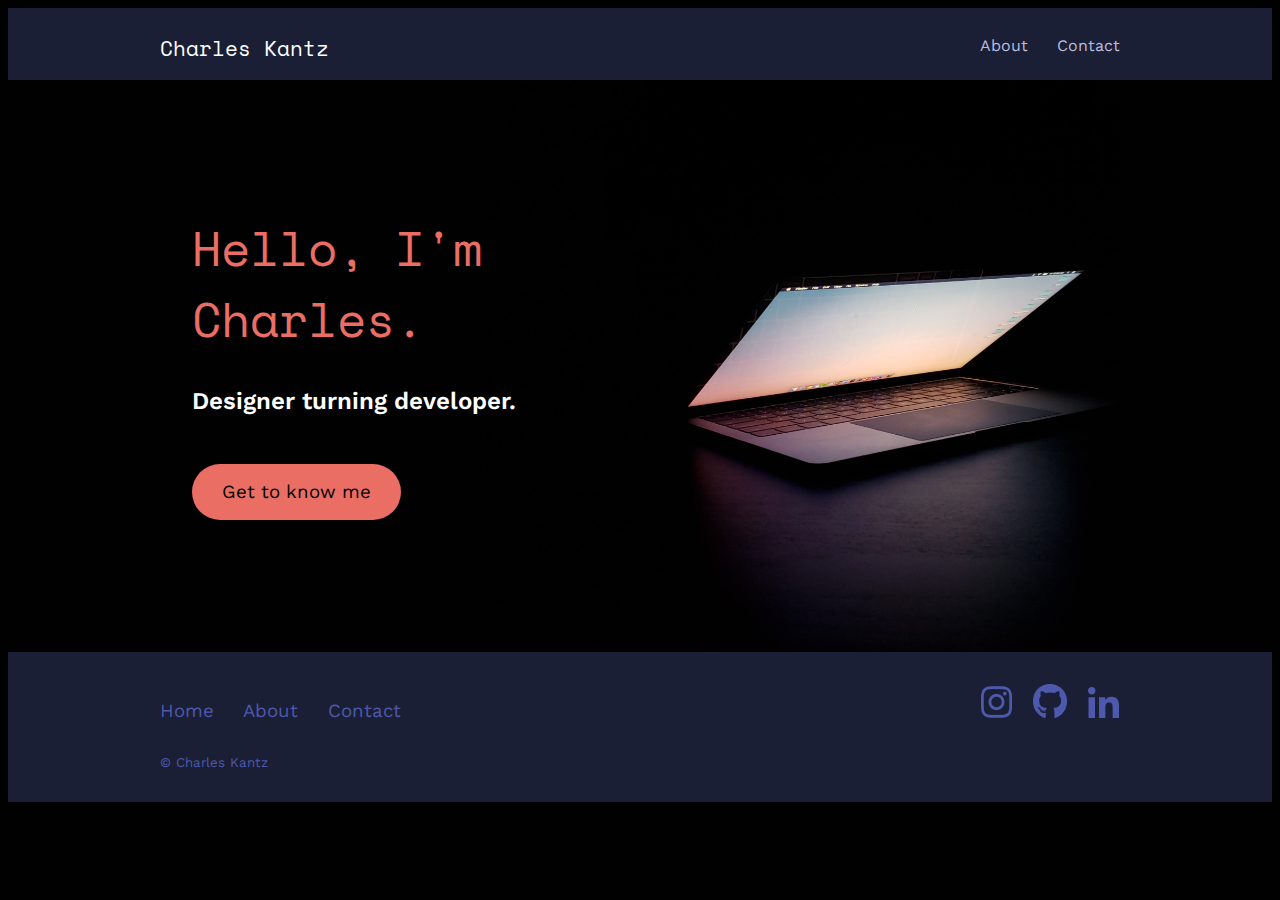
<file: index.html>
<!DOCTYPE html>
<html lang="en">
<head>
    <meta charset="UTF-8">
    <meta name="viewport" content="width=device-width, initial-scale=1.0">
    <meta http-equiv="X-UA-Compatible" content="ie=edge">
    <title>Charles Kantz - Designer Turned Developer</title>
    <script src="script.js"></script> <!-- mobile nav toggle -->
    <!-- stylesheets / 1: browser reset / 2: page styling / 3: google font import -->
    <link rel="stylesheet" href="https://necolas.github.io/normalize.css/8.0.1/normalize.css">
    <link rel="stylesheet" href="style.css">
    <link href="https://fonts.googleapis.com/css?family=Space+Mono|Work+Sans:400,600&display=swap" rel="stylesheet">
</head>
<body> <div>
    <header>
        <nav> <!--                 NAVIGATION    -->
            <div class="nav-bar">
                <div class="container"> 
                    <span class="logo"><a href="index.html">Charles Kantz</a></span> 
                    <div class="mobile-menu">
                        <a href="javascript:void(0);" onclick="menuToggle()">
                        <img src="img/bars.png" alt="menu"></a>
                    </div>
                    <div class="wide-nav"> <!--               DESKTOP NAV -->
                        <a href="about.html">About</a> <a href="contact.html">Contact</a>
                    </div>
                </div>
            </div>
            <div class="mobile-nav" id="menu"> <!-- MOBILE NAV (HIDDEN BY DEFAULT)-->
                <div>
                    <a href="javascript:void(0);" onclick="menuToggle()"><img class="mobile-menu" src="img/bars.png" alt="menu"></a>
                    <div><a href="index.html">Home</a></div>
                    <div><a href="about.html">About</a></div>
                    <div><a href="contact.html">Contact</a></div>
                </div>
            </div>
        </nav>
    </header>
    <main class="container home-bg"> <!--                 MAIN    -->
        <div class="home-content">
                <h1>Hello, I'm<br>Charles.</h1>
                <h2>Designer turning <br>developer.</h2>
                <a href="about.html"><button>Get to know me</button></a>
        </div>
    </main>
    <footer>
        <div class="footer-bar">
            <div class="container">
                <div class="flex-container-row"> <!-- footer nav -->
                    <div class="footer-flex-1">
                        <a href="index.html">Home</a><br>
                        <a href="about.html">About</a><br>
                        <a href="contact.html">Contact</a><br>
                    </div>
                    <div class="footer-flex-2">
                        <a href="https://www.instagram.com/charleskantz/" target="_blank">
                            <img src="img/ig.png" alt="Instagram icon">
                        </a>
                        <a href="https://github.com/charleskantz" target="_blank">
                            <img src="img/gh.png" alt="GitHub icon">
                        </a>
                        <a href="https://www.linkedin.com/in/charleskantz/" target="_blank">
                            <img src="img/in.png" alt="Linkedin icon">
                        </a>
                    </div>
                </div>
            <div class="mouse-type">© Charles Kantz</div> <!-- copyright -->
            </div>
        </div>
    </footer></div>
</body>
</html>
</file>
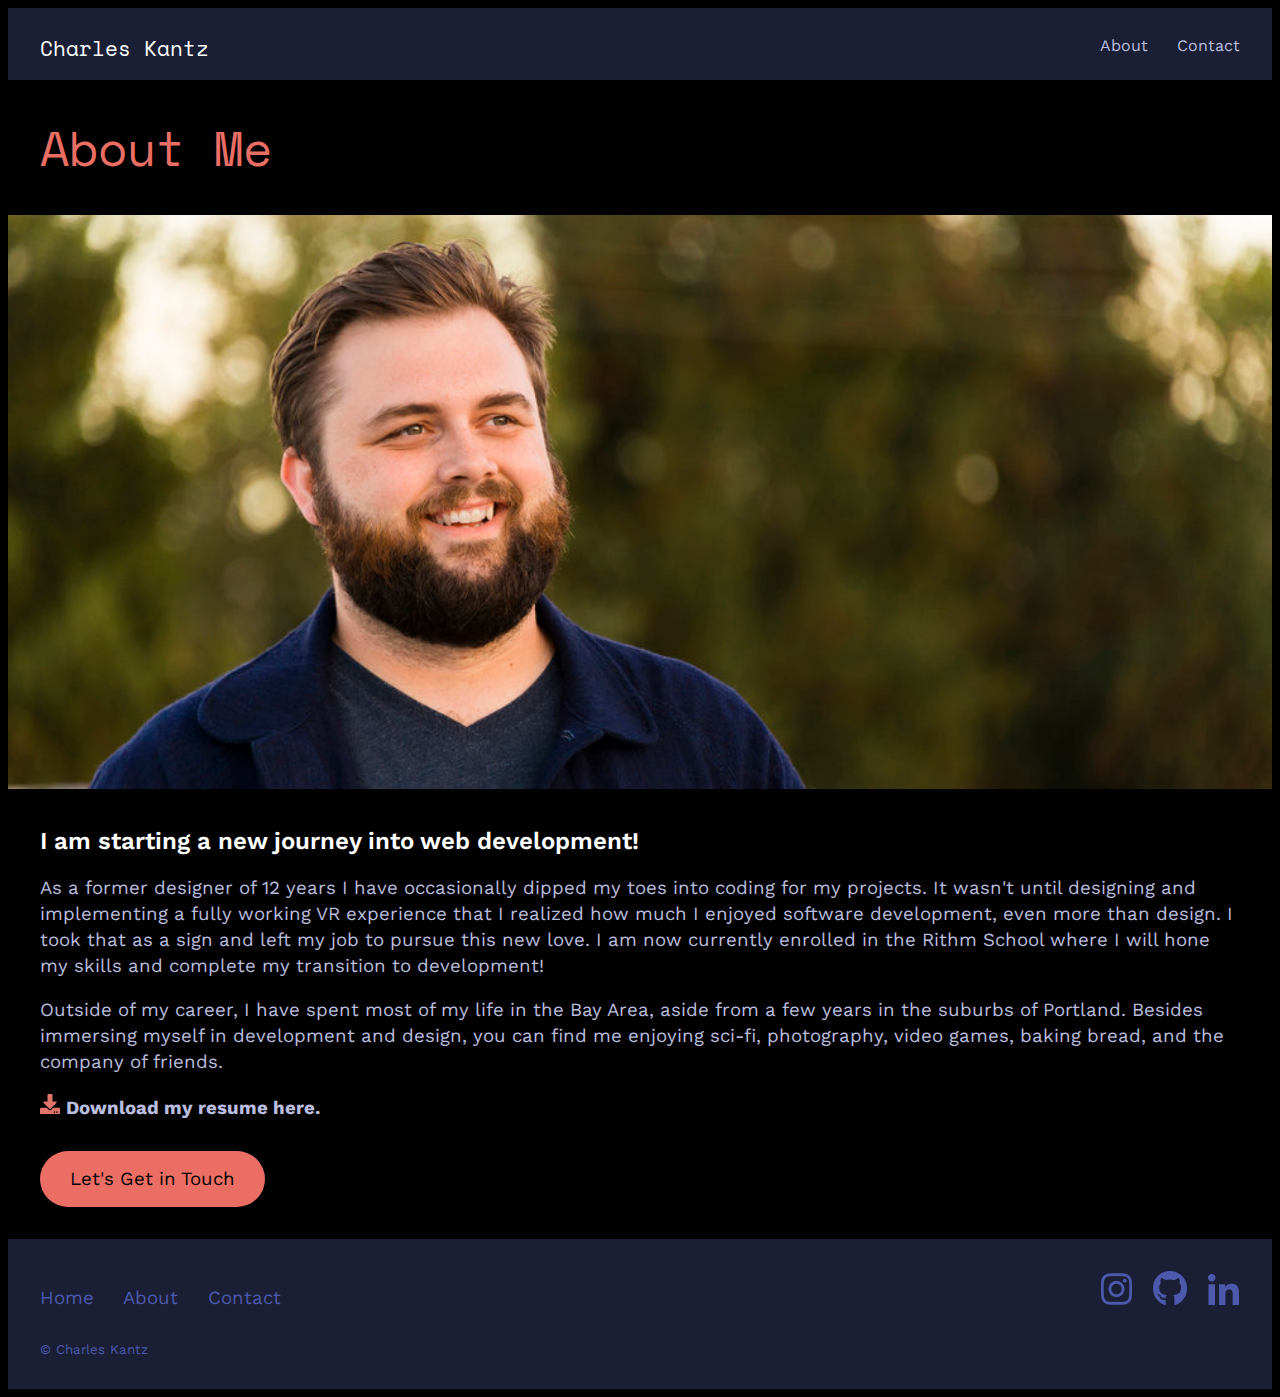
<file: about.html>
<!DOCTYPE html>
<html lang="en">
<head>
    <meta charset="UTF-8">
    <meta name="viewport" content="width=device-width, initial-scale=1.0">
    <meta http-equiv="X-UA-Compatible" content="ie=edge">
    <title>About Charles Kantz - Designer Turning Developer</title>
    <script src="script.js"></script>
     <!-- stylesheet 1: browser reset / 2: page styling / 3: google font import-->
    <link rel="stylesheet" href="https://necolas.github.io/normalize.css/8.0.1/normalize.css">
    <link rel="stylesheet" href="style.css">
    <link href="https://fonts.googleapis.com/css?family=Space+Mono|Work+Sans:400,600&display=swap" rel="stylesheet">
</head>
<body> 
    <header>
        <nav> <!--                 NAVIGATION    -->
            <div class="nav-bar"> 
                <span class="logo"><a href="index.html">Charles Kantz</a></span> 
                <div class="mobile-menu">
                    <a href="javascript:void(0);" onclick="menuToggle()">
                    <img src="img/bars.png" alt="menu"></a>
                </div>
                <div class="wide-nav"> <!--               DESKTOP NAV -->
                    <a href="about.html">About</a> <a href="contact.html">Contact</a>
                </div>
            </div>
            <div class="mobile-nav" id="menu"> <!-- MOBILE NAV (HIDDEN BY DEFAULT)-->
                <div>
                    <a href="javascript:void(0);" onclick="menuToggle()"><img class="mobile-menu" src="img/bars.png" alt="menu"></a>
                    <div><a href="index.html">Home</a></div>
                    <div><a href="about.html">About</a></div>
                    <div><a href="contact.html">Contact</a></div>
                </div>
            </div>
        </nav>
    </header>
    <main>
        <div class="left-margin"><h1>About Me</h1></div>
        <div class="portrait">
            <img src="img/ckantz_portrait.jpg" alt="Photo of Charles Kantz">
        </div>
        <div class="about"><h2>I am starting a new journey into web development!</h2>
            <p>As a former designer of 12 years I have occasionally dipped my toes into coding for my projects. It wasn't until designing and implementing a fully working VR experience that I realized how much I enjoyed software development, even more than design. I took that as a sign and left my job to pursue this new love. I am now currently enrolled in the Rithm School where I will hone my skills and complete my transition to development!</p>
            <p> Outside of my career, I have spent most of my life in the Bay Area, aside from a few years in the suburbs of Portland. Besides immersing myself in development and design, you can find me enjoying sci-fi, photography, video games, baking bread, and the company of friends.</p></div>
        <div class="left-margin download">
            <a href="img/ckantz_resume.pdf" download>
                <img src="img/download.png" alt="Download resume icon">
                <span>
                    <strong>Download my resume here.</strong>
                </span>
            </a>
        </div>
        <div class="left-margin">
            <a href="contact.html">
                <button>Let's Get in Touch</button>
            </a>
        </div>
    </main>
    <footer>
        <div class="footer-bar">
            <div class="flex-container-row"> <!-- footer nav -->
                <div class="footer-flex-1">
                    <a href="index.html">Home</a><br>
                    <a href="about.html">About</a><br>
                    <a href="contact.html">Contact</a><br>
                </div>
                <div class="footer-flex-2">
                    <a href="https://www.instagram.com/charleskantz/" target="_blank">
                        <img src="img/ig.png" alt="Instagram icon">
                    </a>
                    <a href="https://github.com/charleskantz" target="_blank">
                        <img src="img/gh.png" alt="GitHub icon">
                    </a>
                    <a href="https://www.linkedin.com/in/charleskantz/" target="_blank">
                        <img src="img/in.png" alt="Linkedin icon">
                    </a>
                </div>
            </div>
            <div class="mouse-type">© Charles Kantz</div> <!-- copyright -->
        </div>
    </footer>
</body>
</html>
</file>
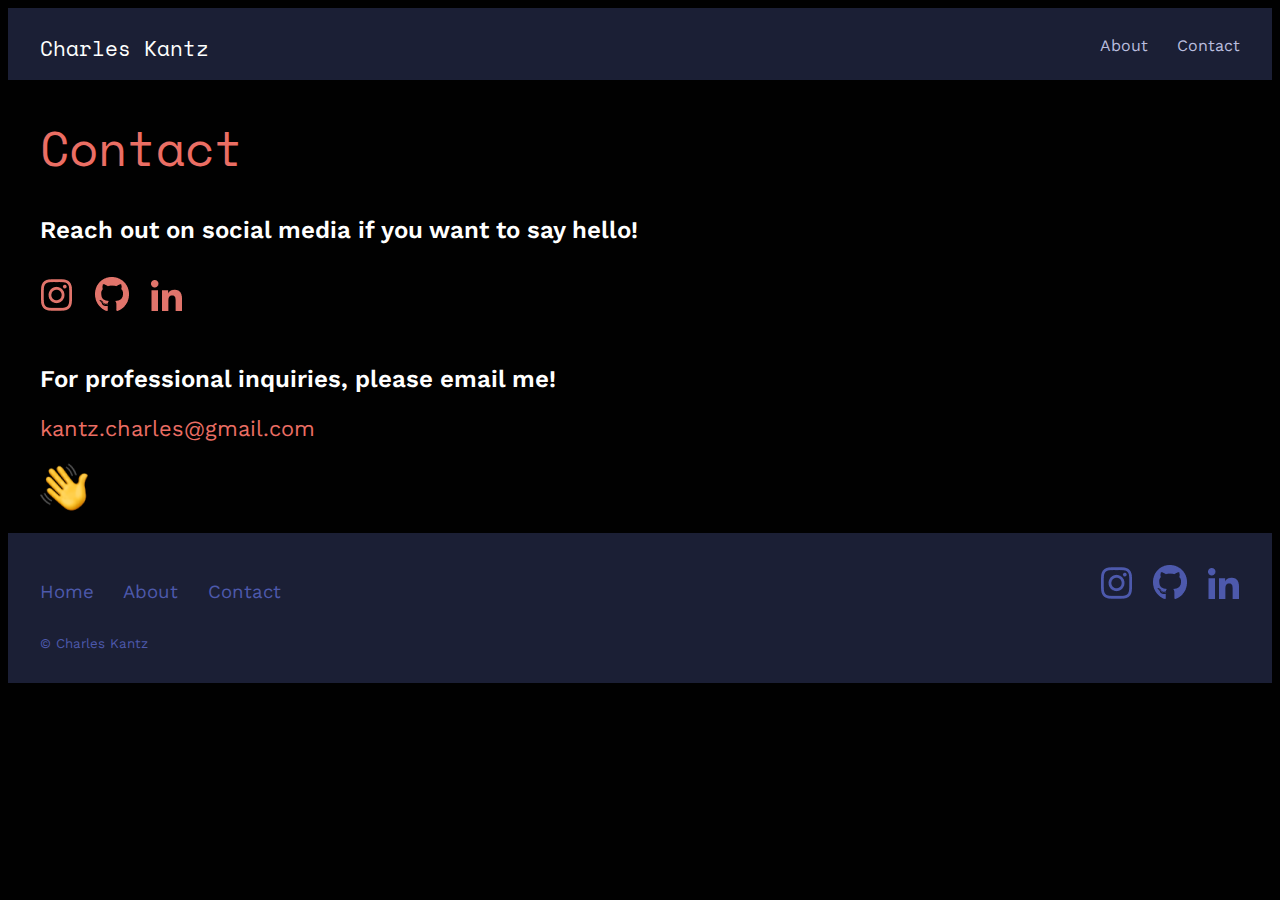
<file: contact.html>
<!DOCTYPE html>
<html lang="en">
<head>
    <meta charset="UTF-8">
    <meta name="viewport" content="width=device-width, initial-scale=1.0">
    <meta http-equiv="X-UA-Compatible" content="ie=edge">
    <title>Contact Charles Kantz - Designer Turning Developer</title>
    <script src="script.js"></script>
    <!-- stylesheet 1: browser reset / 2: page styling / 3: google font import-->
    <link rel="stylesheet" href="https://necolas.github.io/normalize.css/8.0.1/normalize.css">
    <link rel="stylesheet" href="style.css">
    <link href="https://fonts.googleapis.com/css?family=Space+Mono|Work+Sans:400,600&display=swap" rel="stylesheet">
</head>
<body> 
    <header>
        <nav> <!--                 NAVIGATION    -->
            <div class="nav-bar"> 
                <span class="logo"><a href="index.html">Charles Kantz</a></span> 
                <div class="mobile-menu">
                    <a href="javascript:void(0);" onclick="menuToggle()">
                    <img src="img/bars.png" alt="menu"></a>
                </div>
                <div class="wide-nav"> <!--               DESKTOP NAV -->
                    <a href="about.html">About</a> <a href="contact.html">Contact</a>
                </div>
            </div>
            <div class="mobile-nav" id="menu"> <!-- MOBILE NAV (HIDDEN BY DEFAULT)-->
                <div>
                    <a href="javascript:void(0);" onclick="menuToggle()"><img class="mobile-menu" src="img/bars.png" alt="menu"></a>
                    <div><a href="index.html">Home</a></div>
                    <div><a href="about.html">About</a></div>
                    <div><a href="contact.html">Contact</a></div>
                </div>
            </div>
        </nav>
    </header>
    <main>
        <div class="left-margin">
            <h1>Contact</h1>
        </div>
        <div>
            <h2 class="left-margin">Reach out on social media if you want to say hello!</h2>
        </div>
        <div class="left-margin contact-icons">
            <a href="address" target="_blank"><img src="img/ig-contact.png" alt="instagram logo"></a>
            <a href="address" target="_blank"><img src="img/gh-contact.png" alt="github logo"></a>
            <a href="address" target="_blank"><img src="img/in-contact.png" alt="linkedin logo"></a>
        </div>
        <div class="left-margin">
            <h2 >For professional inquiries, please email me!</h2>
            <h3><a href="mailto: kantz.charles@gmail.com"> kantz.charles@gmail.com</a></h3>
            <img class="bottom-margin" src="img/wave.png" alt="wave icon">
        </div>
    </main>
    <footer>
        <div class="footer-bar">
            <div class="flex-container-row"> <!-- footer nav -->
                <div class="footer-flex-1">
                    <a href="index.html">Home</a><br>
                    <a href="about.html">About</a><br>
                    <a href="contact.html">Contact</a><br>
                </div>
                <div class="footer-flex-2">
                    <a href="https://www.instagram.com/charleskantz/" target="_blank">
                        <img src="img/ig.png" alt="Instagram icon">
                    </a>
                    <a href="https://github.com/charleskantz" target="_blank">
                        <img src="img/gh.png" alt="GitHub icon">
                    </a>
                    <a href="https://www.linkedin.com/in/charleskantz/" target="_blank">
                        <img src="img/in.png" alt="Linkedin icon">
                    </a>
                </div>
            </div>
            <div class="mouse-type">© Charles Kantz</div> <!-- copyright -->
        </div>
    </footer>
</body>
</html>
</file>
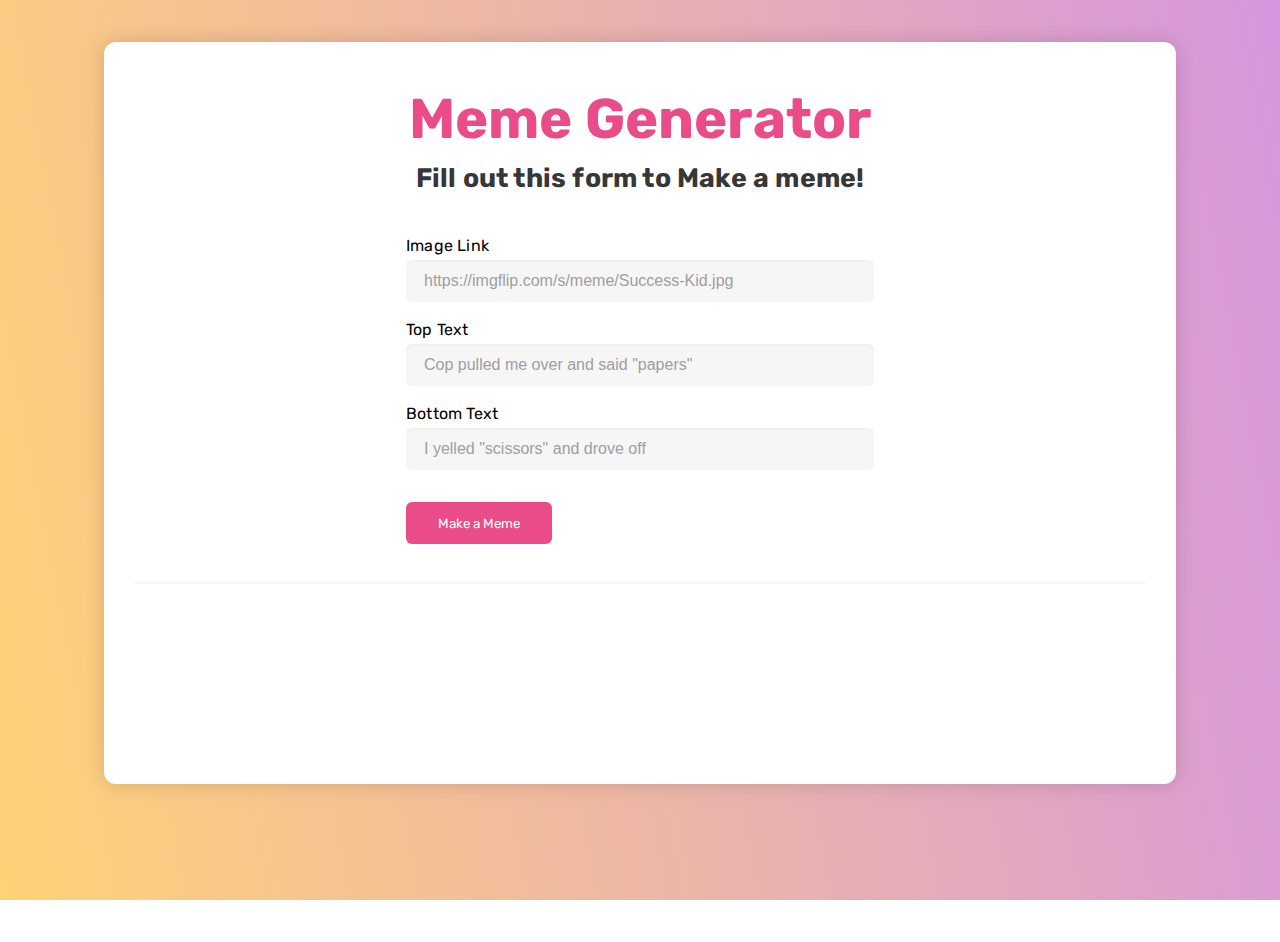
<file: memegen/meme-generator.html>
<!DOCTYPE html>
<html lang="en">
<head>
    <meta charset="UTF-8">
    <meta name="viewport" content="width=device-width, initial-scale=1.0">
    <meta http-equiv="X-UA-Compatible" content="ie=edge">
    <title>CK Meme Generator</title>
    <link rel="stylesheet" href="https://necolas.github.io/normalize.css/8.0.1/normalize.css">
    <link rel="stylesheet" href="style.css">
    <link href="https://fonts.googleapis.com/css?family=Rubik:400,400i,700&display=swap" rel="stylesheet">
</head>
<body>
    <div class="container">
        <div class="header">
            <div class="headlines">
                <h1>Meme Generator</h1>
                <h2>Fill out this form to Make a meme!</h2>
            </div>
            <div>
                <form action="#">
                    <label for="form-image-url">Image Link</label><br><input type="text" name="form-image-url" placeholder="https://imgflip.com/s/meme/Success-Kid.jpg"><br>
                    <label for="form-text-top">Top Text</label><br><input type="text" name="form-text-top" placeholder='Cop pulled me over and said "papers"'><br>
                    <label for="form-text-bottom">Bottom Text</label><br><input type="text" name="form-text-bottom" placeholder='I yelled "scissors" and drove off'><br>
                    <input type="submit" value="Make a Meme">
                    <span class="form-no-content"></span>
                </form>
            </div>
        </div>
        <hr>
    <div class="meme-list"></div>
    <script src="script.js"></script>
</body>
</html>
</file>
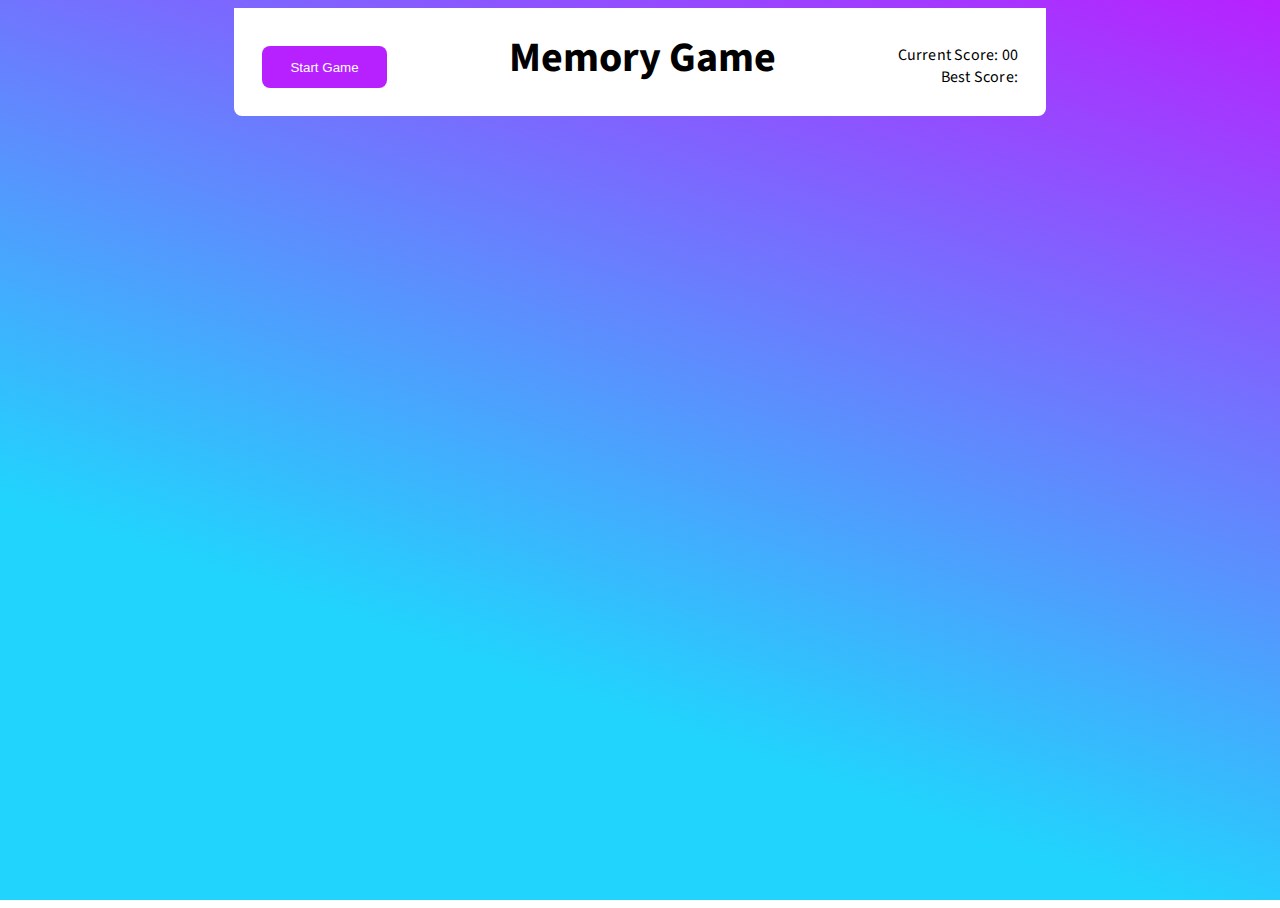
<file: memorygame/memorygame.html>
<!DOCTYPE html>
<html lang="en">
<head>
    <meta charset="UTF-8">
    <meta name="viewport" content="width=device-width, initial-scale=1.0">
    <title>CK Memory Game</title>
    <link rel="stylesheet" href="https://necolas.github.io/normalize.css/8.0.1/normalize.css">
    <link rel="stylesheet" href="style.css">
    <link href="https://fonts.googleapis.com/css?family=Source+Sans+Pro:400,700&display=swap" rel="stylesheet">
</head>
<body>
    <div class="container">
        <header class="header">
            <div class="header-container">
                <div class="header-start">
                    <button>Start Game</button>
                </div>
                <div class="header-title">
                    <h1>Memory Game</h1>
                </div>
                <div class="header-score">
                    <span class="header-score-label">Current Score: <span class="header-score-score">00</span></span><br>
                    <span class="header-score-bestscore-label">Best Score: <span class="header-score-bestscore">00</span></span>
                </div>
            </div>
        </header>
        <div class="game-container"></div>
    </div>
    <script src="script.js"></script>
</body>
</html>
</file>
<file: style.css>
html {  /*   ~~~  MOBILE CSS HERE!!!! ~~~  */

    box-sizing: border-box;
}

*, *:before, *:after {
  box-sizing: inherit;
}

.nav-bar {
    height: 72px;
    background-color: #1B1F35;
    padding: 24px 32px 16px 32px;
    clear: both;
}

.mobile-menu {
    display: inherit;
    float: right;
}

body {
    font-size: 14pt;
    font-family: 'Work Sans', sans-serif;
    -webkit-font-smoothing: antialiased;
    -moz-osx-font-smoothing: grayscale;
    box-sizing: border-box;
    text-rendering: optimizeLegibility;
    background-color: rgb(1, 1, 1);
    color: rgb(185, 189, 223);
}

a {
    text-decoration: none;
    color: inherit;
}

.logo {
    color: white;
    font-size: 16pt;
    font-family: 'Space Mono', monospace;
    margin-bottom: 6px;
}

h1 {
    font-size: 36pt;
    font-family: 'Space Mono', monospace;
    color: #EB6E64;
    font-weight: normal;
}

h2 {
    font-size: 18pt;
    font-family: 'Work Sans', sans-serif;
    font-weight: 600;
    color: white;
    line-height: 30px;
    margin: 0px 0px 16px 0px;
}

h3 {
    color: #EB6E64;
    font-weight: normal;
}

button {
    height: 56px;
    background-color: #EB6E64;
    border-radius: 30px;
    padding: 0px 30px;
    color: rgb(1, 1, 1);
    border: none;
    font-size: 14pt;
    font-family: inherit;
    margin-bottom: 32px;
    /* transition-duration: 0.5s; */
    cursor: pointer;
}

button:hover {
    background-color: #EA9B95;
    scale: 2;
    cursor: pointer;
}

.flex-container-row {
    display: flex;
    flex-direction: row;
    align-items: center;
    justify-content: flex-end;
}

.home-bg {
    background-image: url("img/home-bg.jpg");
    background-color: rgb(1, 1, 1);
    background-size: auto 100%;
    background-position-y: 20px;
    background-position-x: -80px;
    background-repeat: no-repeat;
}

.home-content {
    padding: 32px;
}

.home-content button {
    margin-top: 300px;
}

.footer-bar {
    padding: 32px;
    background-color: #1B1F35;
    color: #4D59AC;
    width: 100%;
}

.footer-flex-1 {
    margin-bottom: 16px;
    order: 1;
    flex-basis: 50%;
}

.footer-flex-1 a {
    padding-right: 24px;
    padding-bottom: 16px;
    line-height: 2;
}

.footer-flex-1 div {
    margin-bottom: 16px;
}

.footer-flex-2 {
    text-align: right;
    order: 2;
    margin-bottom: 16px;
    flex-basis: 50%;
}

.mouse-type {
    font-size: 10pt;
}

.footer-flex-2 img {
    margin-left: 14px;
    margin-bottom: 16px;
}

.left-margin {
    margin: 0 32px;
    vertical-align: center;
}

.bottom-margin {
    margin-bottom: 16px;
}

.download {
    margin-bottom: 32px;
}

.portrait img {
    width: 100%;
    height: auto;
}

.about {
    line-height: 26px;
    padding: 32px 32px 0 32px;
}
.contact-icons {
    margin: 32px 32px 48px 32px;
}
.contact-icons a{
    padding-right: 16px;
}

.mobile-nav {
    display: none;
    position: absolute;
    top: 4px;
    right: 4px;
    width: 220px;
    height: 150px;
    background-color: rgb(1, 1, 1);
    border: 2px solid #1B1F35;
    padding: 18px 26px 32px 32px;
    z-index: 1;
}

.mobile-nav #menu {
    display: none;
}

.mobile-nav div div {
    padding: 0 0 16px 0;
}

.wide-nav {
    display: none;
}

@media(min-width: 600px) { /*   ~~~  DESKTOP CSS HERE!!!! ~~~  */


.mobile-menu {
    display: none;
}

.wide-nav {
    display: block;
    float: right;
    font-size: 12pt;
    padding-top: 4px;
}

.wide-nav a {
    margin-left: 24px;
}



.home-bg {
    background-image: url("img/home-bg.jpg");
    background-color: rgb(1, 1, 1);
    background-size: 800px auto;
    background-position: top 55% right -160px;
    background-repeat: no-repeat;
    min-height: auto;
}

.home-bg h1 {
    margin-top: 100px;
}

.home-content button {
    margin-top: 32px;
    margin-bottom: 100px;
}

.footer-flex-1 br {
    display: none;
}

.container {
    max-width: 960px;
    margin: 0 auto;
}

@media(min-width: 750px) { /*   ~~~  fix line break on home h2 ~~~  */

.home-content h2 br {
    display: none;
}






}
</file>
<file: memegen/style.css>
/* Structural CSS */

html {
    box-sizing: border-box;
    height: 100%;
}

*, *:before, *:after {
  box-sizing: inherit;
}


body {
    font-family: 'Rubik', sans-serif;
    text-rendering: optimizeLegibility;
    letter-spacing: .2px;
    height: 100%;
    margin: 0;
    background: rgb(255,210,119);
    background: linear-gradient(79deg, rgba(255,210,119,1) 0%, rgba(214,150,222,1) 100%);
    background-repeat: no-repeat;
    background-attachment: fixed;
}

.container {
    max-width: 1072px;
    margin: 42px auto;
    margin-bottom: calc();
    background-color: white;
    border-radius: 12px;
    box-shadow: 0 0 20px rgba(0, 0, 0, .15)
}

hr {
    border: 1px solid rgb(246,246,247);
    margin: 0px 30px 0px 30px;
}


.meme-list {
    min-height: 200px;
    padding: 24px;
    display: -webkit-flex;
    display: flex;
    -webkit-flex-direction: row; 
    flex-direction: row;
    -webkit-flex-wrap: wrap; 
    flex-wrap: wrap;
    -webkit-justify-content: center;
    justify-content: center;
    webkit-align-items: center;
    align-items: center;
    -webkit-align-content: center;
    align-content: center;
}

/* Form CSS */

.header {
    width: 500px;
    margin: 0 auto;
    padding: 24px 16px;
}

.headlines {
    text-align: center;
}

h1 {
    font-size: 42pt;
    font-weight: bolder;
    margin-bottom: 10px;
    margin-top: 20px;
    color: rgb(234,76,137);
}
h2 {
    font-size: 20pt;
    margin-bottom: 42px;
    margin-top: 4px;
    color: rgba(0, 0, 0, .8);
}

input[type=text] {
    height: 42px;
    width: 100%;
    max-width: 500px;
    background-color: rgb(246,246,247);
    border: none;
    border-radius: 6px;
    box-shadow: inset 0px 2px 0px 0px rgb(240,240,241);
    padding-left: 18px;
    margin-bottom: 18px;
    margin-top: 5px;
    font-size: 12pt;
}

input[type=submit] {
    background-color: rgb(234,76,137);
    color: white;
    font-family: inherit;
    border: none;
    border-radius: 6px;
    height: 42px;
    padding: 0 32px;
    text-align: center;
    margin: 14px 0px;
}

label {
    font-size: 12pt;
    padding-bottom: 4px;
}

::placeholder {
    color: rgb(158,158,159);
}

.form-no-content {
    font-style: italic;
    color: rgb(234,76,137);
    font-size: 10pt;
    margin-left: 24px;
    letter-spacing: .5px;
}


/* Meme CSS */

@font-face {
    font-family: "Impact";
    src: url('impact.ttf') format('truetype');
}

.meme-submitted {
    font-family: 'Impact', 'Haettenschweiler', 'Arial Narrow Bold', sans-serif;
    color: white;
    text-shadow:2px 2px 0 #000,
        -2px -2px 0 #000,
        2px -2px 0 #000,
        -2px 2px 0 #000,
        0px 2px 0 #000,
        2px 0px 0 #000,
        0px -2px 0 #000,
        -2px 0px 0 #000,
        2px 2px 5px #000;
    width: 500px;
    background-color: rgb(246,246,247);
    margin: 6px;
    position: relative;
    text-align: center;
    font-size: 22pt;
    letter-spacing: 1px;
    background-image: url('https://2static.fjcdn.com/pictures/Meme+blanks+meme+blanks+everywhere_d86bc4_5936720.jpg');
    background-size: 100%;
    background-position: center;
    background-repeat: no-repeat;
    border-radius: 4px;
    display: inline-block;
}

.meme-text-top {
    margin-top: 12px;
    left: 0;
    right: 0;
    top: 0;
    text-align: center;
    margin: 0 auto;
    position: absolute;
    max-width: auto;
    text-transform: uppercase;
    pointer-events: none;
}

.meme-text-bottom {
    margin-bottom: 12px;
    left: 0;
    right: 0;
    bottom: 0;
    text-align: center;
    margin: 0 auto;
    position: absolute;
    max-width: auto;
    text-transform: uppercase;
    pointer-events: none;
}

.meme-close {
    display: none;
    width: 42px;
    height: 42px;
    background-color: rgb(234,76,137);
    font-family: Arial, Helvetica, sans-serif;
    border: none;
    border-radius: 6px;
    color: white;
    font-size: 20px;
    position: absolute;
    top: 4px;
    right: 4px;
    padding-top: 4px;
    padding-left: 8px;
    z-index: 2;
}

.meme-close-div {
}

img {
    width: 500px;
    border-radius: 4px;
}
</file>
<file: memorygame/style.css>
/* Structural Stuff */

html {
     box-sizing: border-box;
    height: 100%;
}

*, *:before, *:after {
  box-sizing: inherit;
}

body {
    font-family: 'Source Sans Pro', sans-serif;
    letter-spacing: .2px;
    background-image: linear-gradient(19deg, #21D4FD 30%, #B721FF 100%);
    background-attachment: fixed;
    height: 100%;

}

.container {
    max-width: 812px;
    margin: 0 auto;
}

/* Header Stuff */

.header-container {
    width: 812px;
    margin: 0 auto 20px;
    display: inline-flex;
    flex-direction: row;
    flex-wrap: nowrap;
    justify-content: space-around;
    align-items: flex-end;
    background-color: white;
    padding: 20px 28px 28px;
    border-radius: 0 0 8px 8px;
}

.header-start {
    order: 1;
    flex-grow: 1;
}

button {
    height: 42px;
    background-color: #B721FF;
    color: white;
    padding: 0 24px;
    border: none;
    border-radius: 8px;
    width: 125px;
}

.game-started {
    border: 2px solid #B721FF;
    background-color: white;
    color: #B721FF;
}

h1 {
    margin: 0;
    font-size: 42px;
    letter-spacing: 0px;
}

.header-title {
    order: 2;
    flex-grow: 2;
    text-align: center;
}

.header-score {
    order: 3;
    flex-grow: 1;
    text-align: right;
}

/* Card Stuff */

.game-card {
    height: 200px;
    width: 180px;
    margin: 10px;
    display: inline-block;
    border: 12px solid white;
    border-radius: 8px;

    transition: transform .5s;
    transform-style: preserve-3d;
    cursor: pointer;
    position: relative;
}

.game-card.is-flipped {
    transform: rotateY(180deg);
  }

.game-card-inner {
    position: absolute;
    width: 100%;
    height: 100%;
    background-color: red;
    pointer-events: none;
    transform: rotateY(180deg);
    -webkit-backface-visibility: hidden;
    backface-visibility: hidden;
    box-shadow: 0 0 10px rgba(0, 0, 0, .2);
    background-position: center;
}

.game-card-outer {
    position: absolute;
    width: 100%;
    height: 100%;
    background-color: lightgray;
    pointer-events: none;
    -webkit-backface-visibility: hidden;
    backface-visibility: hidden;
}

.game-container {
    max-width: 880px;
    margin: 0 auto 16px;
    text-align: center;
}



/* Card images */

.l {
    background-image: url('img/cat01.jpg');
}

.ll {
    background-image: url('img/cat02.jpg');
}

.lll {
    background-image: url('img/cat03.jpg');
}

.llll {
    background-image: url('img/cat04.jpg');
}

.lllll {
    background-image: url('img/cat05.jpg');
}

.llllll {
    background-image: url('img/cat06.jpg');
}

.lllllll {
    background-image: url('img/cat07.jpg');
}

.llllllll {
    background-image: url('img/cat08.jpg');
}
</file>
